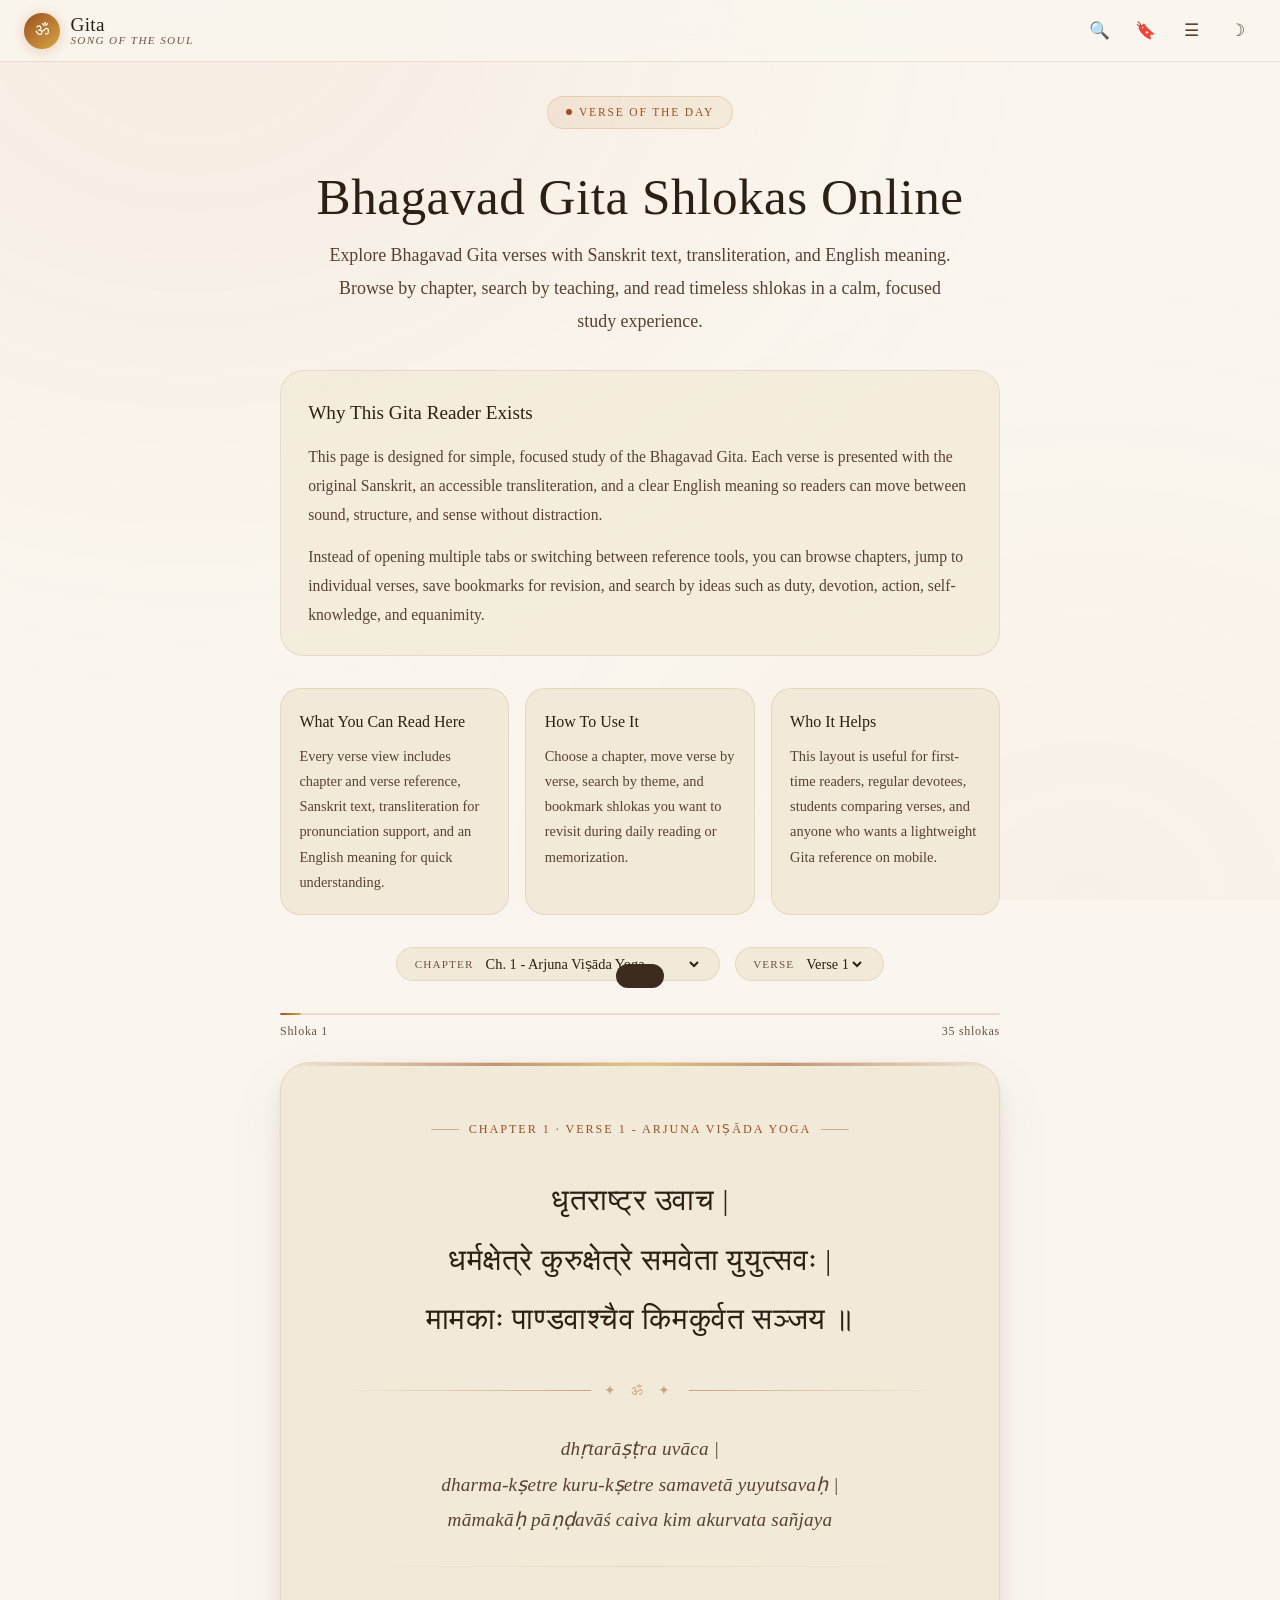
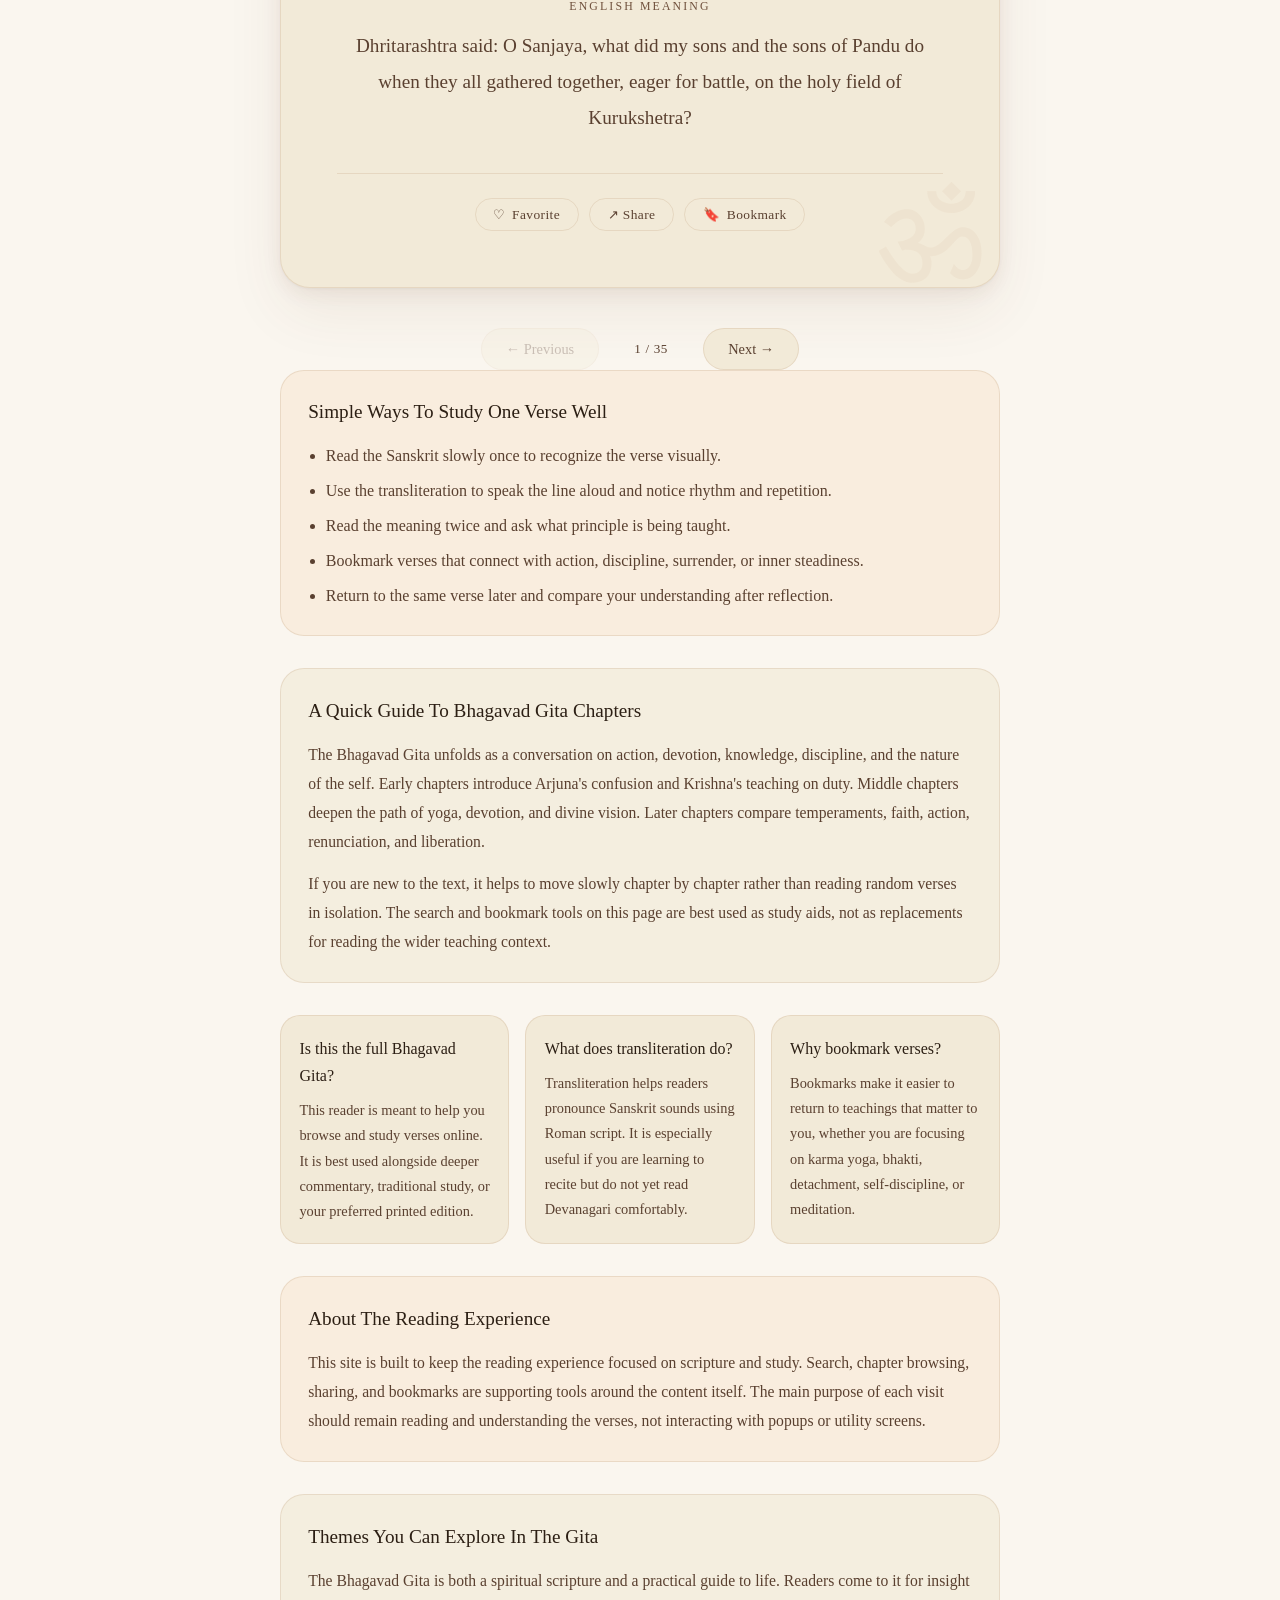
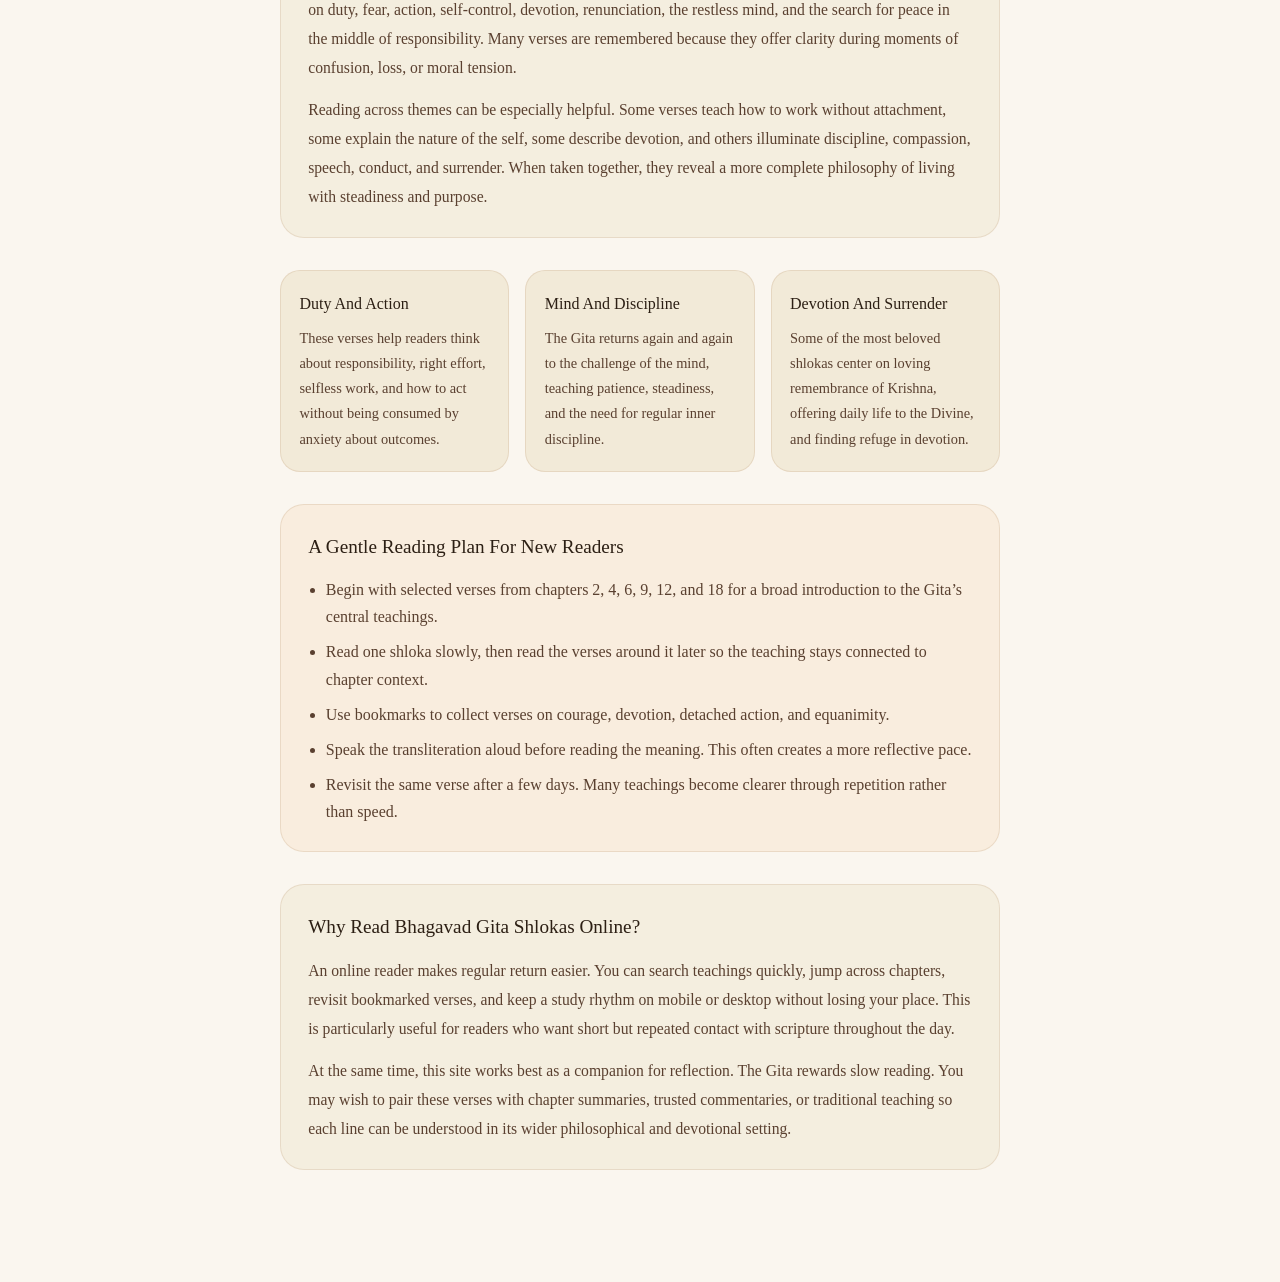
<file: index.html>
<!DOCTYPE html>
<html lang="en">
<head>
<meta charset="UTF-8">
<meta name="viewport" content="width=device-width, initial-scale=1.0">
<title>Bhagavad Gita Shlokas Online | Sanskrit, Transliteration and Meaning</title>
<meta name="description" content="Read Bhagavad Gita shlokas online with Sanskrit text, transliteration, and English meaning. Explore verses by chapter, search teachings, and study the Gita in a clean reading experience.">
<meta name="robots" content="index, follow, max-image-preview:large, max-snippet:-1, max-video-preview:-1">
<meta name="author" content="Hari Gita">
<meta name="theme-color" content="#faf6ef">
<link rel="canonical" href="https://harigita.online/">
<link rel="sitemap" type="application/xml" href="https://harigita.online/sitemap.xml">
<meta property="og:type" content="website">
<meta property="og:site_name" content="Hari Gita">
<meta property="og:title" content="Bhagavad Gita Shlokas Online | Sanskrit, Transliteration and Meaning">
<meta property="og:description" content="Read Bhagavad Gita shlokas online with Sanskrit text, transliteration, and English meaning. Search verses, browse chapters, and study the Gita online.">
<meta property="og:url" content="https://harigita.online/">
<meta property="og:locale" content="en_US">
<meta name="twitter:card" content="summary">
<meta name="twitter:title" content="Bhagavad Gita Shlokas Online | Sanskrit, Transliteration and Meaning">
<meta name="twitter:description" content="Read Bhagavad Gita shlokas online with Sanskrit text, transliteration, and English meaning. Search verses, browse chapters, and study the Gita online.">
<script async src="https://pagead2.googlesyndication.com/pagead/js/adsbygoogle.js?client=ca-pub-1421770520205391"
     crossorigin="anonymous"></script>
<link rel="stylesheet" href="css/gita.css">
<script type="application/ld+json">
{
  "@context": "https://schema.org",
  "@graph": [
    {
      "@type": "WebSite",
      "name": "Hari Gita",
      "url": "https://harigita.online/",
      "description": "Bhagavad Gita shlokas online with Sanskrit text, transliteration, and English meaning.",
      "inLanguage": "en",
      "keywords": [
        "Bhagavad Gita",
        "Gita shlokas",
        "Sanskrit verses",
        "Gita meaning",
        "Hindu scripture"
      ]
    },
    {
      "@type": "CollectionPage",
      "name": "Bhagavad Gita Shlokas Online",
      "url": "https://harigita.online/",
      "description": "Read Bhagavad Gita shlokas chapter by chapter with Sanskrit text, transliteration, and English meaning.",
      "isPartOf": {
        "@type": "WebSite",
        "name": "Hari Gita",
        "url": "https://harigita.online/"
      },
      "about": {
        "@type": "Book",
        "name": "Bhagavad Gita"
      }
    },
    {
      "@type": "Organization",
      "name": "Hari Gita",
      "url": "https://harigita.online/"
    }
  ]
}
</script>
</head>
<body>
<header>
  <div class="logo">
    <div class="logo-symbol" aria-hidden="true">ॐ</div>
    <div class="logo-text">
      <span class="logo-main">Gita</span>
      <span class="logo-sub">Song of the Soul</span>
    </div>
  </div>
  <div class="header-actions">
    <button class="icon-btn" id="searchToggleBtn" title="Search shlokas (press /)" type="button" aria-label="Open search" aria-controls="searchOverlay" aria-expanded="false">🔍</button>
    <button class="icon-btn" id="bookmarksToggleBtn" title="Saved bookmarks" type="button" aria-label="Open saved bookmarks" aria-controls="bookmarksPanel" aria-expanded="false">🔖</button>
    <button class="icon-btn" id="chaptersToggleBtn" title="Browse chapters" type="button" aria-label="Open chapter list" aria-controls="chapterPanel" aria-expanded="false">☰</button>
    <button class="icon-btn" id="themeBtn" title="Toggle dark mode" type="button" aria-label="Toggle dark mode">☽</button>
  </div>
</header>

<div class="search-overlay" id="searchOverlay" role="dialog" aria-modal="true" aria-labelledby="searchTitle" hidden>
  <div class="search-box">
    <h2 class="sr-only" id="searchTitle">Search Bhagavad Gita shlokas</h2>
    <div class="search-input-wrap">
      <label class="sr-only" for="searchInput">Search shlokas</label>
      <span class="search-icon" aria-hidden="true">🔍</span>
      <input class="search-input" id="searchInput" type="search" autocomplete="off" placeholder="Search by keyword, chapter, meaning..." aria-describedby="searchHelp">
      <button class="icon-btn" id="searchCloseBtn" type="button" aria-label="Close search">✕</button>
    </div>
    <p class="sr-only" id="searchHelp">Search by chapter name, transliteration, Sanskrit text, or English meaning.</p>
    <div class="search-results" id="searchResults" role="listbox" aria-label="Search results"></div>
  </div>
  <div class="overlay-bg" id="searchOverlayBg"></div>
</div>

<div class="share-modal" id="shareModal" role="dialog" aria-modal="true" aria-labelledby="shareTitle" hidden>
  <div class="share-box">
    <h3 id="shareTitle">Share this Shloka ✦</h3>
    <div class="share-text" id="shareText"></div>
    <button class="share-copy-btn" id="copyShareBtn" type="button">✦ Copy to Clipboard</button>
  </div>
  <div class="overlay-bg" id="shareOverlayBg"></div>
</div>

<aside class="bookmarks-panel" id="bookmarksPanel" aria-labelledby="bookmarksHeading" hidden>
  <h3 id="bookmarksHeading">🔖 Saved Shlokas</h3>
  <div id="bookmarksList"></div>
</aside>

<aside class="chapter-panel" id="chapterPanel" aria-labelledby="chaptersHeading" hidden>
  <h3 id="chaptersHeading">Browse Chapters</h3>
  <ul class="chapter-list" id="chapterList"></ul>
</aside>

<main id="main-content">
  <div class="daily-badge">
    <span class="daily-dot" aria-hidden="true"></span>
    Verse of the Day
  </div>

  <section class="hero-intro" aria-labelledby="pageTitle">
    <h1 id="pageTitle">Bhagavad Gita Shlokas Online</h1>
    <p class="hero-copy">
      Explore Bhagavad Gita verses with Sanskrit text, transliteration, and English meaning. Browse by chapter, search by teaching, and read timeless shlokas in a calm, focused study experience.
    </p>
  </section>

  <section class="content-section" aria-labelledby="aboutTitle">
    <h2 id="aboutTitle">Why This Gita Reader Exists</h2>
    <p>
      This page is designed for simple, focused study of the Bhagavad Gita. Each verse is presented with the original Sanskrit, an accessible transliteration, and a clear English meaning so readers can move between sound, structure, and sense without distraction.
    </p>
    <p>
      Instead of opening multiple tabs or switching between reference tools, you can browse chapters, jump to individual verses, save bookmarks for revision, and search by ideas such as duty, devotion, action, self-knowledge, and equanimity.
    </p>
  </section>

  <section class="content-grid" aria-label="Study highlights">
    <article class="content-card">
      <h2>What You Can Read Here</h2>
      <p>Every verse view includes chapter and verse reference, Sanskrit text, transliteration for pronunciation support, and an English meaning for quick understanding.</p>
    </article>
    <article class="content-card">
      <h2>How To Use It</h2>
      <p>Choose a chapter, move verse by verse, search by theme, and bookmark shlokas you want to revisit during daily reading or memorization.</p>
    </article>
    <article class="content-card">
      <h2>Who It Helps</h2>
      <p>This layout is useful for first-time readers, regular devotees, students comparing verses, and anyone who wants a lightweight Gita reference on mobile.</p>
    </article>
  </section>

  <div class="selector-bar">
    <div class="selector-group">
      <label class="selector-label" for="chapterSelect">Chapter</label>
      <select class="selector-select" id="chapterSelect"></select>
    </div>
    <div class="selector-group">
      <label class="selector-label" for="verseSelect">Verse</label>
      <select class="selector-select" id="verseSelect"></select>
    </div>
  </div>

  <div class="progress-wrap">
    <div class="progress-bar-bg">
      <div class="progress-bar-fill" id="progressFill"></div>
    </div>
    <div class="progress-label">
      <span id="progressLabel" aria-live="polite">Shloka 1</span>
      <span id="progressTotal"></span>
    </div>
  </div>

  <div class="shloka-card" id="shlokaCard">
    <div class="card-watermark" aria-hidden="true">ॐ</div>
    <div class="shloka-ref" id="shlokaRef" aria-live="polite"></div>
    <div class="shloka-sanskrit" id="shlokaSanskrit"></div>
    <div class="divider">
      <div class="divider-line"></div>
      <div class="divider-symbol" aria-hidden="true">✦ ॐ ✦</div>
      <div class="divider-line"></div>
    </div>
    <div class="shloka-transliteration" id="shlokaTranslit"></div>
    <div class="divider-thin"></div>
    <div class="shloka-meaning-label">English Meaning</div>
    <div class="shloka-meaning" id="shlokaMeaning"></div>
    <div class="card-actions">
      <button class="action-btn" id="favoriteBtn" type="button">
        <span id="favIcon">♡</span> Favorite
      </button>
      <button class="action-btn" id="shareBtn" type="button">↗ Share</button>
      <button class="action-btn" id="bookmarkBtn" type="button">
        <span id="bmIcon">🔖</span> Bookmark
      </button>
    </div>
  </div>

  <div class="nav-controls">
    <button class="nav-btn" id="prevBtn" type="button">← Previous</button>
    <div class="nav-counter" id="navCounter" aria-live="polite"></div>
    <button class="nav-btn" id="nextBtn" type="button">Next →</button>
  </div>

  <section class="content-section content-section-soft" aria-labelledby="studyTipsTitle">
    <h2 id="studyTipsTitle">Simple Ways To Study One Verse Well</h2>
    <ul class="content-list">
      <li>Read the Sanskrit slowly once to recognize the verse visually.</li>
      <li>Use the transliteration to speak the line aloud and notice rhythm and repetition.</li>
      <li>Read the meaning twice and ask what principle is being taught.</li>
      <li>Bookmark verses that connect with action, discipline, surrender, or inner steadiness.</li>
      <li>Return to the same verse later and compare your understanding after reflection.</li>
    </ul>
  </section>

  <section class="content-section" aria-labelledby="chapterGuideTitle">
    <h2 id="chapterGuideTitle">A Quick Guide To Bhagavad Gita Chapters</h2>
    <p>
      The Bhagavad Gita unfolds as a conversation on action, devotion, knowledge, discipline, and the nature of the self. Early chapters introduce Arjuna's confusion and Krishna's teaching on duty. Middle chapters deepen the path of yoga, devotion, and divine vision. Later chapters compare temperaments, faith, action, renunciation, and liberation.
    </p>
    <p>
      If you are new to the text, it helps to move slowly chapter by chapter rather than reading random verses in isolation. The search and bookmark tools on this page are best used as study aids, not as replacements for reading the wider teaching context.
    </p>
  </section>

  <section class="content-grid" aria-label="Frequently asked questions">
    <article class="content-card">
      <h2>Is this the full Bhagavad Gita?</h2>
      <p>This reader is meant to help you browse and study verses online. It is best used alongside deeper commentary, traditional study, or your preferred printed edition.</p>
    </article>
    <article class="content-card">
      <h2>What does transliteration do?</h2>
      <p>Transliteration helps readers pronounce Sanskrit sounds using Roman script. It is especially useful if you are learning to recite but do not yet read Devanagari comfortably.</p>
    </article>
    <article class="content-card">
      <h2>Why bookmark verses?</h2>
      <p>Bookmarks make it easier to return to teachings that matter to you, whether you are focusing on karma yoga, bhakti, detachment, self-discipline, or meditation.</p>
    </article>
  </section>

  <section class="content-section content-section-soft" aria-labelledby="qualityTitle">
    <h2 id="qualityTitle">About The Reading Experience</h2>
    <p>
      This site is built to keep the reading experience focused on scripture and study. Search, chapter browsing, sharing, and bookmarks are supporting tools around the content itself. The main purpose of each visit should remain reading and understanding the verses, not interacting with popups or utility screens.
    </p>
  </section>

  <section class="content-section" aria-labelledby="topicsTitle">
    <h2 id="topicsTitle">Themes You Can Explore In The Gita</h2>
    <p>
      The Bhagavad Gita is both a spiritual scripture and a practical guide to life. Readers come to it for insight on duty, fear, action, self-control, devotion, renunciation, the restless mind, and the search for peace in the middle of responsibility. Many verses are remembered because they offer clarity during moments of confusion, loss, or moral tension.
    </p>
    <p>
      Reading across themes can be especially helpful. Some verses teach how to work without attachment, some explain the nature of the self, some describe devotion, and others illuminate discipline, compassion, speech, conduct, and surrender. When taken together, they reveal a more complete philosophy of living with steadiness and purpose.
    </p>
  </section>

  <section class="content-grid" aria-label="Common study themes">
    <article class="content-card">
      <h2>Duty And Action</h2>
      <p>These verses help readers think about responsibility, right effort, selfless work, and how to act without being consumed by anxiety about outcomes.</p>
    </article>
    <article class="content-card">
      <h2>Mind And Discipline</h2>
      <p>The Gita returns again and again to the challenge of the mind, teaching patience, steadiness, and the need for regular inner discipline.</p>
    </article>
    <article class="content-card">
      <h2>Devotion And Surrender</h2>
      <p>Some of the most beloved shlokas center on loving remembrance of Krishna, offering daily life to the Divine, and finding refuge in devotion.</p>
    </article>
  </section>

  <section class="content-section content-section-soft" aria-labelledby="readingPlanTitle">
    <h2 id="readingPlanTitle">A Gentle Reading Plan For New Readers</h2>
    <ul class="content-list">
      <li>Begin with selected verses from chapters 2, 4, 6, 9, 12, and 18 for a broad introduction to the Gita’s central teachings.</li>
      <li>Read one shloka slowly, then read the verses around it later so the teaching stays connected to chapter context.</li>
      <li>Use bookmarks to collect verses on courage, devotion, detached action, and equanimity.</li>
      <li>Speak the transliteration aloud before reading the meaning. This often creates a more reflective pace.</li>
      <li>Revisit the same verse after a few days. Many teachings become clearer through repetition rather than speed.</li>
    </ul>
  </section>

  <section class="content-section" aria-labelledby="whyOnlineTitle">
    <h2 id="whyOnlineTitle">Why Read Bhagavad Gita Shlokas Online?</h2>
    <p>
      An online reader makes regular return easier. You can search teachings quickly, jump across chapters, revisit bookmarked verses, and keep a study rhythm on mobile or desktop without losing your place. This is particularly useful for readers who want short but repeated contact with scripture throughout the day.
    </p>
    <p>
      At the same time, this site works best as a companion for reflection. The Gita rewards slow reading. You may wish to pair these verses with chapter summaries, trusted commentaries, or traditional teaching so each line can be understood in its wider philosophical and devotional setting.
    </p>
  </section>
</main>

<div class="toast" id="toast" aria-live="polite" aria-atomic="true"></div>

<script src="js/shlokas.js" defer></script>
<script src="js/gita.js" defer></script>
</body>
</html>
</file>
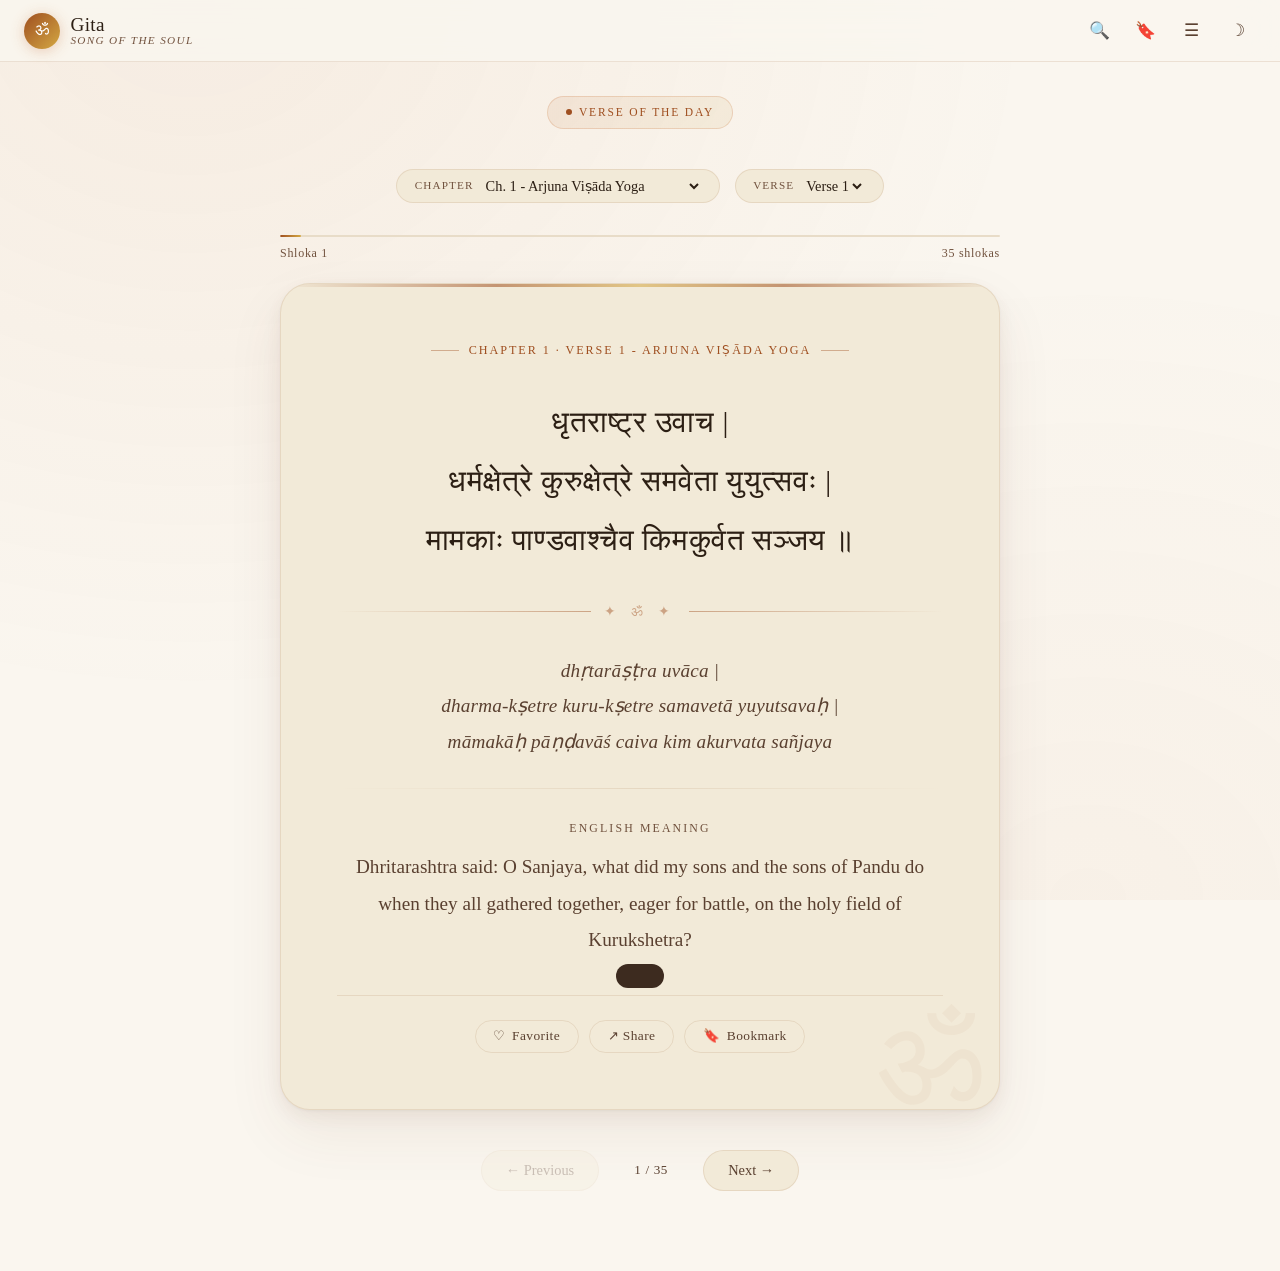
<file: gita.html>
<!DOCTYPE html>
<html lang="en">
<head>
<meta charset="UTF-8">
<meta name="viewport" content="width=device-width, initial-scale=1.0">
<title>Gita - The Song of the Soul</title>
<meta name="description" content="A serene digital sanctuary for the Bhagavad Gita - explore sacred shlokas with Sanskrit text, transliteration, and English meaning.">
<link rel="preconnect" href="https://fonts.googleapis.com">
<link rel="preconnect" href="https://fonts.gstatic.com" crossorigin>
<link href="https://fonts.googleapis.com/css2?family=Tiro+Devanagari+Sanskrit:ital@0;1&family=Playfair+Display:ital,wght@0,400;0,500;0,600;1,400;1,500&family=Cormorant+Garamond:ital,wght@0,300;0,400;0,500;1,300;1,400&family=Crimson+Pro:ital,wght@0,300;0,400;1,300&display=swap" rel="stylesheet">
<link rel="stylesheet" href="css/gita.css">
</head>
<body>
<header>
  <div class="logo">
    <div class="logo-symbol">ॐ</div>
    <div class="logo-text">
      <span class="logo-main">Gita</span>
      <span class="logo-sub">Song of the Soul</span>
    </div>
  </div>
  <div class="header-actions">
    <button class="icon-btn" id="searchToggleBtn" title="Search shlokas (press /)" type="button">🔍</button>
    <button class="icon-btn" id="bookmarksToggleBtn" title="Saved bookmarks" type="button">🔖</button>
    <button class="icon-btn" id="chaptersToggleBtn" title="Browse chapters" type="button">☰</button>
    <button class="icon-btn" id="themeBtn" title="Toggle dark mode" type="button">☽</button>
  </div>
</header>

<div class="search-overlay" id="searchOverlay">
  <div class="search-box">
    <div class="search-input-wrap">
      <span class="search-icon">🔍</span>
      <input class="search-input" id="searchInput" placeholder="Search by keyword, chapter, meaning...">
      <button class="icon-btn" id="searchCloseBtn" type="button">✕</button>
    </div>
    <div class="search-results" id="searchResults"></div>
  </div>
  <div class="overlay-bg" id="searchOverlayBg"></div>
</div>

<div class="share-modal" id="shareModal">
  <div class="share-box">
    <h3>Share this Shloka ✦</h3>
    <div class="share-text" id="shareText"></div>
    <button class="share-copy-btn" id="copyShareBtn" type="button">✦ Copy to Clipboard</button>
  </div>
  <div class="overlay-bg" id="shareOverlayBg"></div>
</div>

<div class="bookmarks-panel" id="bookmarksPanel">
  <h3>🔖 Saved Shlokas</h3>
  <div id="bookmarksList"></div>
</div>

<div class="chapter-panel" id="chapterPanel">
  <h3>Browse Chapters</h3>
  <ul class="chapter-list" id="chapterList"></ul>
</div>

<main>
  <div class="daily-badge">
    <span class="daily-dot"></span>
    Verse of the Day
  </div>

  <div class="selector-bar">
    <div class="selector-group">
      <span class="selector-label">Chapter</span>
      <select class="selector-select" id="chapterSelect"></select>
    </div>
    <div class="selector-group">
      <span class="selector-label">Verse</span>
      <select class="selector-select" id="verseSelect"></select>
    </div>
  </div>

  <div class="progress-wrap">
    <div class="progress-bar-bg">
      <div class="progress-bar-fill" id="progressFill"></div>
    </div>
    <div class="progress-label">
      <span id="progressLabel">Shloka 1</span>
      <span id="progressTotal"></span>
    </div>
  </div>

  <div class="shloka-card" id="shlokaCard">
    <div class="card-watermark">ॐ</div>
    <div class="shloka-ref" id="shlokaRef"></div>
    <div class="shloka-sanskrit" id="shlokaSanskrit"></div>
    <div class="divider">
      <div class="divider-line"></div>
      <div class="divider-symbol">✦ ॐ ✦</div>
      <div class="divider-line"></div>
    </div>
    <div class="shloka-transliteration" id="shlokaTranslit"></div>
    <div class="divider-thin"></div>
    <div class="shloka-meaning-label">English Meaning</div>
    <div class="shloka-meaning" id="shlokaMeaning"></div>
    <div class="card-actions">
      <button class="action-btn" id="favoriteBtn" type="button">
        <span id="favIcon">♡</span> Favorite
      </button>
      <button class="action-btn" id="shareBtn" type="button">↗ Share</button>
      <button class="action-btn" id="bookmarkBtn" type="button">
        <span id="bmIcon">🔖</span> Bookmark
      </button>
    </div>
  </div>

  <div class="nav-controls">
    <button class="nav-btn" id="prevBtn" type="button">← Previous</button>
    <div class="nav-counter" id="navCounter"></div>
    <button class="nav-btn" id="nextBtn" type="button">Next →</button>
  </div>
</main>

<div class="toast" id="toast"></div>

<script src="js/shlokas.js" defer></script>
<script src="js/gita.js" defer></script>
</body>
</html>
</file>
<file: css/gita.css>
:root {
  --cream: #faf6ef;
  --parchment: #f2ead8;
  --warm-beige: #e8dcc8;
  --saffron: #9f4f20;
  --saffron-soft: #e8a060;
  --saffron-pale: #f5ddc0;
  --gold: #b8860b;
  --gold-light: #d4a843;
  --deep-brown: #3d2b1f;
  --medium-brown: #6b4c35;
  --text-primary: #2c1f14;
  --text-secondary: #5a4030;
  --text-muted: #70513d;
  --border-soft: rgba(180, 140, 100, 0.2);
}

*,
*::before,
*::after {
  box-sizing: border-box;
  margin: 0;
  padding: 0;
}

html {
  scroll-behavior: smooth;
}

.sr-only {
  position: absolute;
  width: 1px;
  height: 1px;
  padding: 0;
  margin: -1px;
  overflow: hidden;
  clip: rect(0, 0, 0, 0);
  white-space: nowrap;
  border: 0;
}

body {
  background-color: var(--cream);
  color: var(--text-primary);
  font-family: Georgia, "Times New Roman", Times, serif;
  line-height: 1.7;
  min-height: 100vh;
  overflow-x: hidden;
  transition: background-color 0.5s ease, color 0.5s ease;
}

body.dark {
  --cream: #0d0f1e;
  --parchment: #141625;
  --warm-beige: #1c1e30;
  --border-soft: rgba(180, 150, 80, 0.14);
  --text-primary: #ece3d0;
  --text-secondary: #c8b89a;
  --text-muted: #b7add1;
  --saffron: #d4a843;
  --saffron-soft: #e8c060;
  --saffron-pale: rgba(180, 130, 40, 0.13);
  --gold: #d4a843;
  --gold-light: #e8c870;
  --deep-brown: #ece3d0;
  --medium-brown: #c8b89a;
}

body::before {
  content: "";
  position: fixed;
  inset: 0;
  z-index: 0;
  pointer-events: none;
  background-image:
    radial-gradient(ellipse at 15% 0%, rgba(200, 115, 58, 0.07) 0%, transparent 55%),
    radial-gradient(ellipse at 85% 100%, rgba(200, 115, 58, 0.04) 0%, transparent 50%);
}

body.dark::before {
  background-image:
    radial-gradient(ellipse at 15% 0%, rgba(90, 70, 180, 0.09) 0%, transparent 55%),
    radial-gradient(ellipse at 85% 100%, rgba(212, 168, 67, 0.06) 0%, transparent 50%);
}

header {
  position: fixed;
  top: 0;
  right: 0;
  left: 0;
  z-index: 100;
  display: flex;
  align-items: center;
  justify-content: space-between;
  height: 62px;
  padding: 0 1.5rem;
  background: rgba(250, 246, 239, 0.85);
  border-bottom: 1px solid var(--border-soft);
  backdrop-filter: blur(18px);
  -webkit-backdrop-filter: blur(18px);
  transition: background 0.5s;
}

body.dark header {
  background: rgba(13, 15, 30, 0.88);
}

.logo {
  display: flex;
  align-items: center;
  gap: 0.65rem;
  cursor: default;
  text-decoration: none;
}

.logo-symbol {
  width: 36px;
  height: 36px;
  display: flex;
  align-items: center;
  justify-content: center;
  flex-shrink: 0;
  border-radius: 50%;
  background: linear-gradient(135deg, var(--saffron), var(--gold-light));
  box-shadow: 0 2px 14px rgba(200, 115, 58, 0.32);
  color: #fff;
  font-family: "Noto Serif Devanagari", "Kohinoor Devanagari", "Devanagari Sangam MN", serif;
  font-size: 1.05rem;
}

.logo-text {
  display: flex;
  flex-direction: column;
  line-height: 1;
}

.logo-main {
  color: var(--text-primary);
  font-family: Baskerville, "Palatino Linotype", Palatino, "Book Antiqua", Georgia, serif;
  font-size: 1.2rem;
  font-weight: 500;
  letter-spacing: 0.02em;
}

.logo-sub {
  color: var(--text-muted);
  font-family: Georgia, "Times New Roman", Times, serif;
  font-size: 0.7rem;
  font-style: italic;
  letter-spacing: 0.12em;
  text-transform: uppercase;
}

.header-actions {
  display: flex;
  align-items: center;
  gap: 0.5rem;
}

.icon-btn {
  width: 38px;
  height: 38px;
  display: flex;
  align-items: center;
  justify-content: center;
  background: none;
  border: none;
  border-radius: 50%;
  color: var(--text-secondary);
  cursor: pointer;
  font-size: 1.05rem;
  transition: background 0.2s, color 0.2s;
}

.icon-btn:hover {
  background: var(--saffron-pale);
  color: var(--saffron);
}

button:focus-visible,
select:focus-visible,
input:focus-visible,
.search-result-item:focus-visible,
.bookmark-item:focus-visible,
.chapter-item:focus-visible {
  outline: 3px solid rgba(159, 79, 32, 0.28);
  outline-offset: 3px;
}

.search-overlay {
  position: fixed;
  inset: 0;
  z-index: 200;
  display: flex;
  align-items: flex-start;
  justify-content: center;
  padding-top: 7rem;
  background: rgba(30, 18, 10, 0.55);
  backdrop-filter: blur(10px);
  opacity: 0;
  pointer-events: none;
  transition: opacity 0.3s;
}

.search-overlay.active {
  opacity: 1;
  pointer-events: all;
}

.search-box {
  width: min(580px, 92vw);
  padding: 2rem;
  background: var(--cream);
  border-radius: 22px;
  box-shadow: 0 28px 80px rgba(0, 0, 0, 0.22);
  transform: translateY(-18px);
  transition: transform 0.35s cubic-bezier(0.34, 1.56, 0.64, 1);
}

.search-overlay.active .search-box {
  transform: translateY(0);
}

.search-input-wrap {
  display: flex;
  align-items: center;
  gap: 0.75rem;
  margin-bottom: 1.25rem;
  padding-bottom: 0.75rem;
  border-bottom: 2px solid var(--saffron-soft);
}

.search-icon {
  color: var(--saffron);
  font-size: 1.15rem;
}

.search-input {
  flex: 1;
  background: none;
  border: none;
  color: var(--text-primary);
  font-family: Baskerville, "Palatino Linotype", Palatino, "Book Antiqua", Georgia, serif;
  font-size: 1.25rem;
  outline: none;
}

.search-input::placeholder {
  color: var(--text-muted);
}

.search-results {
  display: flex;
  flex-direction: column;
  gap: 0.6rem;
  max-height: 320px;
  overflow-y: auto;
}

.search-result-item {
  padding: 0.85rem 1rem;
  border: 1px solid var(--border-soft);
  border-radius: 12px;
  cursor: pointer;
  transition: background 0.2s, border-color 0.2s;
}

.search-result-item:hover {
  background: var(--saffron-pale);
  border-color: var(--saffron-soft);
}

.search-result-ref {
  margin-bottom: 0.25rem;
  color: var(--saffron);
  font-family: Georgia, "Times New Roman", Times, serif;
  font-size: 0.72rem;
  letter-spacing: 0.1em;
  text-transform: uppercase;
}

.search-result-text {
  color: var(--text-secondary);
  font-size: 0.9rem;
  font-style: italic;
}

.search-empty {
  padding: 1rem;
  color: var(--text-muted);
  font-style: italic;
  text-align: center;
}

.chapter-panel {
  position: fixed;
  top: 62px;
  right: 0;
  bottom: 0;
  z-index: 90;
  width: 290px;
  padding: 2rem 1.4rem;
  overflow-y: auto;
  background: var(--parchment);
  border-left: 1px solid var(--border-soft);
  transform: translateX(100%);
  transition: transform 0.4s cubic-bezier(0.4, 0, 0.2, 1);
}

.chapter-panel.open {
  transform: translateX(0);
}

.chapter-panel h3 {
  margin-bottom: 1.5rem;
  color: var(--saffron);
  font-family: Baskerville, "Palatino Linotype", Palatino, "Book Antiqua", Georgia, serif;
  font-size: 0.85rem;
  letter-spacing: 0.14em;
  text-transform: uppercase;
}

.chapter-list {
  list-style: none;
}

.chapter-item {
  display: flex;
  align-items: center;
  gap: 0.75rem;
  margin-bottom: 0.2rem;
  padding: 0.6rem 0.75rem;
  border-radius: 10px;
  color: var(--text-secondary);
  cursor: pointer;
  font-size: 0.88rem;
  transition: background 0.2s;
}

.chapter-item:hover,
.chapter-item.active {
  background: var(--saffron-pale);
  color: var(--saffron);
}

.chapter-item .ch-num {
  min-width: 26px;
  color: var(--saffron);
  font-family: Baskerville, "Palatino Linotype", Palatino, "Book Antiqua", Georgia, serif;
  font-weight: 600;
}

.bookmarks-panel {
  position: fixed;
  top: 62px;
  left: 0;
  bottom: 0;
  z-index: 90;
  width: 290px;
  padding: 2rem 1.4rem;
  overflow-y: auto;
  background: var(--parchment);
  border-right: 1px solid var(--border-soft);
  transform: translateX(-100%);
  transition: transform 0.4s cubic-bezier(0.4, 0, 0.2, 1);
}

.bookmarks-panel.open {
  transform: translateX(0);
}

.bookmarks-panel h3 {
  margin-bottom: 1.5rem;
  color: var(--saffron);
  font-family: Baskerville, "Palatino Linotype", Palatino, "Book Antiqua", Georgia, serif;
  font-size: 0.85rem;
  letter-spacing: 0.14em;
  text-transform: uppercase;
}

.bookmark-item {
  margin-bottom: 0.6rem;
  padding: 0.85rem;
  border: 1px solid var(--border-soft);
  border-radius: 12px;
  cursor: pointer;
  transition: background 0.2s;
}

.bookmark-item:hover {
  background: var(--saffron-pale);
  border-color: var(--saffron-soft);
}

.bookmark-ref {
  margin-bottom: 0.3rem;
  color: var(--saffron);
  font-family: Georgia, "Times New Roman", Times, serif;
  font-size: 0.7rem;
  letter-spacing: 0.1em;
  text-transform: uppercase;
}

.bookmark-preview {
  display: -webkit-box;
  overflow: hidden;
  color: var(--text-muted);
  font-size: 0.83rem;
  font-style: italic;
  -webkit-box-orient: vertical;
  -webkit-line-clamp: 2;
}

.no-bookmarks {
  padding-top: 2rem;
  color: var(--text-muted);
  font-size: 0.88rem;
  font-style: italic;
  line-height: 2;
  text-align: center;
}

.share-modal {
  position: fixed;
  inset: 0;
  z-index: 300;
  display: flex;
  align-items: center;
  justify-content: center;
  background: rgba(30, 18, 10, 0.5);
  backdrop-filter: blur(10px);
  opacity: 0;
  pointer-events: none;
  transition: opacity 0.3s;
}

.share-modal.active {
  opacity: 1;
  pointer-events: all;
}

.share-box {
  width: min(460px, 92vw);
  padding: 2rem;
  background: var(--cream);
  border-radius: 22px;
  box-shadow: 0 28px 80px rgba(0, 0, 0, 0.2);
  transform: scale(0.9);
  transition: transform 0.35s cubic-bezier(0.34, 1.56, 0.64, 1);
}

.share-modal.active .share-box {
  transform: scale(1);
}

.share-box h3 {
  margin-bottom: 1rem;
  color: var(--text-primary);
  font-family: Baskerville, "Palatino Linotype", Palatino, "Book Antiqua", Georgia, serif;
  font-size: 1.15rem;
}

.share-text {
  max-height: 200px;
  margin-bottom: 1rem;
  overflow-y: auto;
  padding: 1rem;
  background: var(--parchment);
  border: 1px solid var(--border-soft);
  border-radius: 12px;
  color: var(--text-secondary);
  font-family: Georgia, "Times New Roman", Times, serif;
  font-size: 0.88rem;
  line-height: 1.75;
  white-space: pre-wrap;
}

.share-copy-btn {
  width: 100%;
  padding: 0.85rem;
  background: var(--saffron);
  border: none;
  border-radius: 12px;
  color: #fff;
  cursor: pointer;
  font-family: Baskerville, "Palatino Linotype", Palatino, "Book Antiqua", Georgia, serif;
  font-size: 0.95rem;
  transition: background 0.2s, transform 0.15s;
}

.share-copy-btn:hover {
  background: var(--saffron-soft);
  transform: translateY(-1px);
}

.overlay-bg {
  position: absolute;
  inset: 0;
  z-index: -1;
  cursor: pointer;
}

main {
  position: relative;
  z-index: 1;
  display: flex;
  flex-direction: column;
  align-items: center;
  min-height: 100vh;
  padding: 96px 1.5rem 5rem;
}

.hero-intro {
  width: min(720px, 100%);
  margin-bottom: 2rem;
  text-align: center;
  animation: fadeDown 0.9s 0.08s ease both;
}

.hero-intro h1 {
  margin-bottom: 0.85rem;
  color: var(--text-primary);
  font-family: Baskerville, "Palatino Linotype", Palatino, "Book Antiqua", Georgia, serif;
  font-size: clamp(2rem, 5vw, 3.2rem);
  font-weight: 500;
  letter-spacing: 0.01em;
  line-height: 1.1;
}

.hero-copy {
  width: min(640px, 100%);
  margin: 0 auto;
  color: var(--text-secondary);
  font-size: clamp(1rem, 2.2vw, 1.12rem);
  line-height: 1.85;
}

.content-section {
  width: min(720px, 100%);
  margin-bottom: 2rem;
  padding: 1.6rem 1.7rem;
  background: rgba(242, 234, 216, 0.72);
  border: 1px solid var(--border-soft);
  border-radius: 24px;
  animation: fadeDown 0.9s 0.12s ease both;
}

.content-section h2 {
  margin-bottom: 0.8rem;
  color: var(--text-primary);
  font-family: Baskerville, "Palatino Linotype", Palatino, "Book Antiqua", Georgia, serif;
  font-size: 1.2rem;
  font-weight: 500;
}

.content-section p {
  color: var(--text-secondary);
  font-size: 0.98rem;
  line-height: 1.85;
}

.content-section p + p {
  margin-top: 0.8rem;
}

.content-section-soft {
  background: rgba(245, 221, 192, 0.36);
}

.content-grid {
  width: min(720px, 100%);
  display: grid;
  grid-template-columns: repeat(3, minmax(0, 1fr));
  gap: 1rem;
  margin-bottom: 2rem;
  animation: fadeDown 0.9s 0.14s ease both;
}

.content-card {
  padding: 1.2rem 1.15rem;
  background: var(--parchment);
  border: 1px solid var(--border-soft);
  border-radius: 20px;
}

.content-card h2 {
  margin-bottom: 0.55rem;
  color: var(--text-primary);
  font-family: Baskerville, "Palatino Linotype", Palatino, "Book Antiqua", Georgia, serif;
  font-size: 1rem;
  font-weight: 500;
}

.content-card p {
  color: var(--text-secondary);
  font-size: 0.9rem;
  line-height: 1.75;
}

.content-list {
  padding-left: 1.1rem;
  color: var(--text-secondary);
}

.content-list li + li {
  margin-top: 0.5rem;
}

.daily-badge {
  display: inline-flex;
  align-items: center;
  gap: 0.45rem;
  margin-bottom: 2.5rem;
  padding: 0.35rem 1.1rem;
  background: linear-gradient(135deg, rgba(200, 115, 58, 0.11), rgba(180, 134, 11, 0.07));
  border: 1px solid rgba(200, 115, 58, 0.22);
  border-radius: 50px;
  color: var(--saffron);
  font-family: Georgia, "Times New Roman", Times, serif;
  font-size: 0.72rem;
  letter-spacing: 0.16em;
  text-transform: uppercase;
  animation: fadeDown 0.8s ease both;
}

.daily-dot {
  width: 6px;
  height: 6px;
  background: var(--saffron);
  border-radius: 50%;
  animation: pulse 2.2s ease infinite;
}

@keyframes pulse {
  0%,
  100% {
    opacity: 1;
    transform: scale(1);
  }

  50% {
    opacity: 0.45;
    transform: scale(0.75);
  }
}

.selector-bar {
  display: flex;
  align-items: center;
  justify-content: center;
  flex-wrap: wrap;
  gap: 0.9rem;
  margin-bottom: 2rem;
  animation: fadeDown 0.9s 0.1s ease both;
}

.selector-group {
  display: flex;
  align-items: center;
  gap: 0.5rem;
  padding: 0.4rem 1.1rem;
  background: var(--parchment);
  border: 1px solid var(--border-soft);
  border-radius: 50px;
}

.selector-label {
  color: var(--text-muted);
  font-family: Georgia, "Times New Roman", Times, serif;
  font-size: 0.7rem;
  letter-spacing: 0.1em;
  text-transform: uppercase;
}

.selector-select {
  max-width: 220px;
  background: none;
  border: none;
  color: var(--text-primary);
  cursor: pointer;
  font-family: Baskerville, "Palatino Linotype", Palatino, "Book Antiqua", Georgia, serif;
  font-size: 0.9rem;
  outline: none;
}

.progress-wrap {
  width: min(720px, 100%);
  margin-bottom: 1.25rem;
  animation: fadeDown 0.9s 0.15s ease both;
}

.progress-bar-bg {
  height: 2px;
  overflow: hidden;
  background: var(--warm-beige);
  border-radius: 10px;
}

.progress-bar-fill {
  height: 100%;
  background: linear-gradient(90deg, var(--saffron), var(--gold-light));
  border-radius: 10px;
  transition: width 0.55s ease;
}

.progress-label {
  display: flex;
  justify-content: space-between;
  margin-top: 0.4rem;
  color: var(--text-muted);
  font-family: Georgia, "Times New Roman", Times, serif;
  font-size: 0.75rem;
  letter-spacing: 0.06em;
}

.shloka-card {
  position: relative;
  width: min(720px, 100%);
  overflow: hidden;
  padding: clamp(2rem, 5vw, 3.5rem) clamp(1.75rem, 5vw, 3.5rem);
  background: var(--parchment);
  border: 1px solid var(--border-soft);
  border-radius: 30px;
  box-shadow:
    0 1px 3px rgba(0, 0, 0, 0.04),
    0 6px 20px rgba(100, 60, 20, 0.07),
    0 24px 60px rgba(100, 60, 20, 0.07);
  animation: fadeIn 0.9s 0.2s ease both;
  transition: box-shadow 0.4s;
}

body.dark .shloka-card {
  background: rgba(20, 22, 37, 0.92);
  box-shadow:
    0 1px 3px rgba(0, 0, 0, 0.25),
    0 8px 28px rgba(0, 0, 0, 0.35),
    inset 0 0 0 1px rgba(200, 160, 80, 0.09);
}

.shloka-card::before {
  content: "";
  position: absolute;
  top: 0;
  right: 0;
  left: 0;
  height: 3px;
  opacity: 0.55;
  background: linear-gradient(90deg, transparent 0%, var(--saffron) 30%, var(--gold-light) 50%, var(--saffron) 70%, transparent 100%);
}

.card-watermark {
  position: absolute;
  right: 1rem;
  bottom: -1rem;
  color: var(--saffron);
  font-family: "Noto Serif Devanagari", "Kohinoor Devanagari", "Devanagari Sangam MN", serif;
  font-size: 8rem;
  line-height: 1;
  opacity: 0.04;
  pointer-events: none;
  user-select: none;
}

.shloka-ref {
  display: flex;
  align-items: center;
  justify-content: center;
  gap: 0.6rem;
  margin-bottom: 2rem;
  color: var(--saffron);
  font-family: Georgia, "Times New Roman", Times, serif;
  font-size: 0.76rem;
  letter-spacing: 0.16em;
  text-transform: uppercase;
}

.shloka-ref::before,
.shloka-ref::after {
  content: "";
  display: block;
  width: 28px;
  height: 1px;
  background: var(--saffron);
  opacity: 0.4;
}

.shloka-sanskrit {
  color: var(--text-primary);
  font-family: "Noto Serif Devanagari", "Kohinoor Devanagari", "Devanagari Sangam MN", serif;
  font-size: clamp(1.35rem, 3.5vw, 1.85rem);
  letter-spacing: 0.02em;
  line-height: 2;
  text-align: center;
  white-space: pre-line;
}

.divider {
  display: flex;
  align-items: center;
  justify-content: center;
  gap: 0.8rem;
  margin: 1.8rem 0;
  color: var(--saffron);
  opacity: 0.45;
}

.divider-line {
  flex: 1;
  height: 1px;
  background: var(--saffron);
}

.divider-line:first-child {
  background: linear-gradient(90deg, transparent, var(--saffron));
}

.divider-line:last-child {
  background: linear-gradient(90deg, var(--saffron), transparent);
}

.divider-symbol {
  font-size: 0.9rem;
  letter-spacing: 0.4em;
  white-space: nowrap;
}

.shloka-transliteration {
  color: var(--text-secondary);
  font-family: "Palatino Linotype", Palatino, "Book Antiqua", Georgia, serif;
  font-size: clamp(1rem, 2.5vw, 1.2rem);
  font-style: italic;
  letter-spacing: 0.01em;
  line-height: 1.85;
  text-align: center;
  white-space: pre-line;
}

.divider-thin {
  height: 1px;
  margin: 1.8rem 0;
  background: linear-gradient(90deg, transparent, var(--border-soft), transparent);
}

.shloka-meaning-label {
  margin-bottom: 0.7rem;
  color: var(--text-muted);
  font-family: Georgia, "Times New Roman", Times, serif;
  font-size: 0.74rem;
  letter-spacing: 0.18em;
  text-align: center;
  text-transform: uppercase;
}

.shloka-meaning {
  color: var(--text-secondary);
  font-family: Georgia, "Times New Roman", Times, serif;
  font-size: clamp(1.05rem, 2.5vw, 1.2rem);
  font-weight: 300;
  line-height: 1.9;
  text-align: center;
}

.card-actions {
  display: flex;
  align-items: center;
  justify-content: center;
  flex-wrap: wrap;
  gap: 0.65rem;
  margin-top: 2.25rem;
  padding-top: 1.5rem;
  border-top: 1px solid var(--border-soft);
}

.action-btn {
  display: flex;
  align-items: center;
  gap: 0.4rem;
  padding: 0.48rem 1.1rem;
  background: none;
  border: 1px solid var(--border-soft);
  border-radius: 50px;
  color: var(--text-secondary);
  cursor: pointer;
  font-family: Georgia, "Times New Roman", Times, serif;
  font-size: 0.84rem;
  letter-spacing: 0.03em;
  transition: all 0.25s;
}

.action-btn:hover,
.action-btn.active {
  background: var(--saffron-pale);
  border-color: var(--saffron);
  color: var(--saffron);
}

.nav-controls {
  display: flex;
  align-items: center;
  gap: 1.5rem;
  margin-top: 2.5rem;
  animation: fadeUp 0.9s 0.4s ease both;
}

.nav-btn {
  display: flex;
  align-items: center;
  gap: 0.45rem;
  padding: 0.7rem 1.5rem;
  background: var(--parchment);
  border: 1px solid var(--border-soft);
  border-radius: 50px;
  color: var(--text-secondary);
  cursor: pointer;
  font-family: Baskerville, "Palatino Linotype", Palatino, "Book Antiqua", Georgia, serif;
  font-size: 0.9rem;
  transition: all 0.3s;
  white-space: nowrap;
}

.nav-btn:hover:not(:disabled) {
  background: var(--saffron);
  border-color: var(--saffron);
  box-shadow: 0 4px 18px rgba(200, 115, 58, 0.28);
  color: #fff;
  transform: translateY(-1px);
}

.nav-btn:disabled {
  opacity: 0.3;
  cursor: not-allowed;
}

.nav-counter {
  min-width: 56px;
  color: var(--text-secondary);
  font-family: Baskerville, "Palatino Linotype", Palatino, "Book Antiqua", Georgia, serif;
  font-size: 0.82rem;
  letter-spacing: 0.05em;
  text-align: center;
}

.toast {
  position: fixed;
  bottom: 2rem;
  left: 50%;
  z-index: 500;
  padding: 0.75rem 1.5rem;
  background: var(--deep-brown);
  border-radius: 50px;
  color: var(--cream);
  font-family: Georgia, "Times New Roman", Times, serif;
  font-size: 0.9rem;
  pointer-events: none;
  transform: translateX(-50%) translateY(120px);
  transition: transform 0.45s cubic-bezier(0.34, 1.56, 0.64, 1);
  white-space: nowrap;
}

body.dark .toast {
  background: var(--gold-light);
  color: #0d0f1e;
}

.toast.show {
  transform: translateX(-50%) translateY(0);
}

@media (prefers-reduced-motion: reduce) {
  html {
    scroll-behavior: auto;
  }

  *,
  *::before,
  *::after {
    animation-duration: 0.01ms !important;
    animation-iteration-count: 1 !important;
    transition-duration: 0.01ms !important;
  }
}

@media (max-width: 760px) {
  .content-grid {
    grid-template-columns: 1fr;
  }
}

@keyframes fadeIn {
  from {
    opacity: 0;
    transform: translateY(18px);
  }

  to {
    opacity: 1;
    transform: translateY(0);
  }
}

@keyframes fadeDown {
  from {
    opacity: 0;
    transform: translateY(-14px);
  }

  to {
    opacity: 1;
    transform: translateY(0);
  }
}

@keyframes fadeUp {
  from {
    opacity: 0;
    transform: translateY(14px);
  }

  to {
    opacity: 1;
    transform: translateY(0);
  }
}

.card-exit {
  animation: cardExit 0.28s ease forwards;
}

@keyframes cardExit {
  to {
    opacity: 0;
    transform: translateY(-22px);
  }
}

.card-enter {
  animation: fadeIn 0.5s ease forwards;
}

@media (max-width: 580px) {
  .logo-sub {
    display: none;
  }

  .shloka-card {
    border-radius: 20px;
  }

  .chapter-panel,
  .bookmarks-panel {
    width: 88vw;
  }

  .nav-btn {
    padding: 0.6rem 1.1rem;
    font-size: 0.82rem;
  }

  .nav-controls {
    gap: 1rem;
  }

  .selector-select {
    max-width: 150px;
    font-size: 0.82rem;
  }

  .hero-intro {
    margin-bottom: 1.6rem;
  }

  .hero-intro h1 {
    font-size: clamp(1.75rem, 8vw, 2.4rem);
  }
}
</file>
